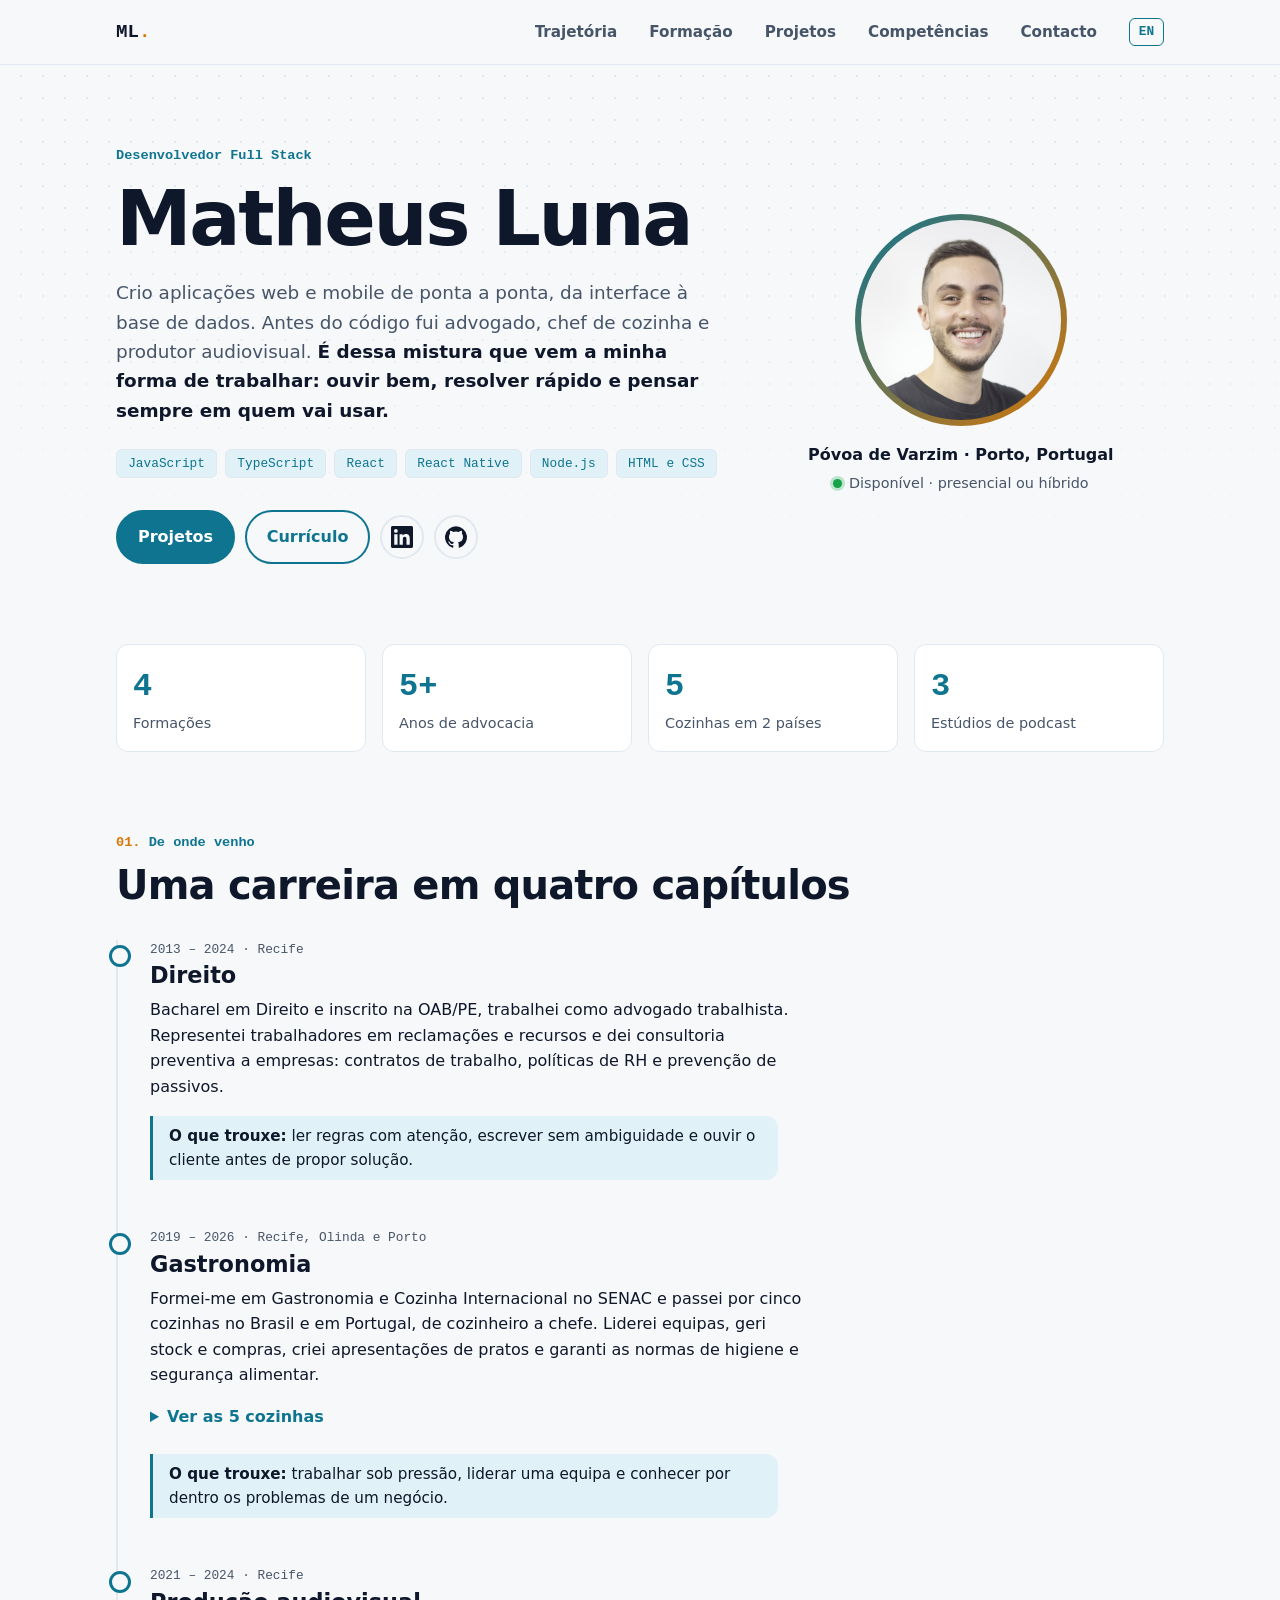
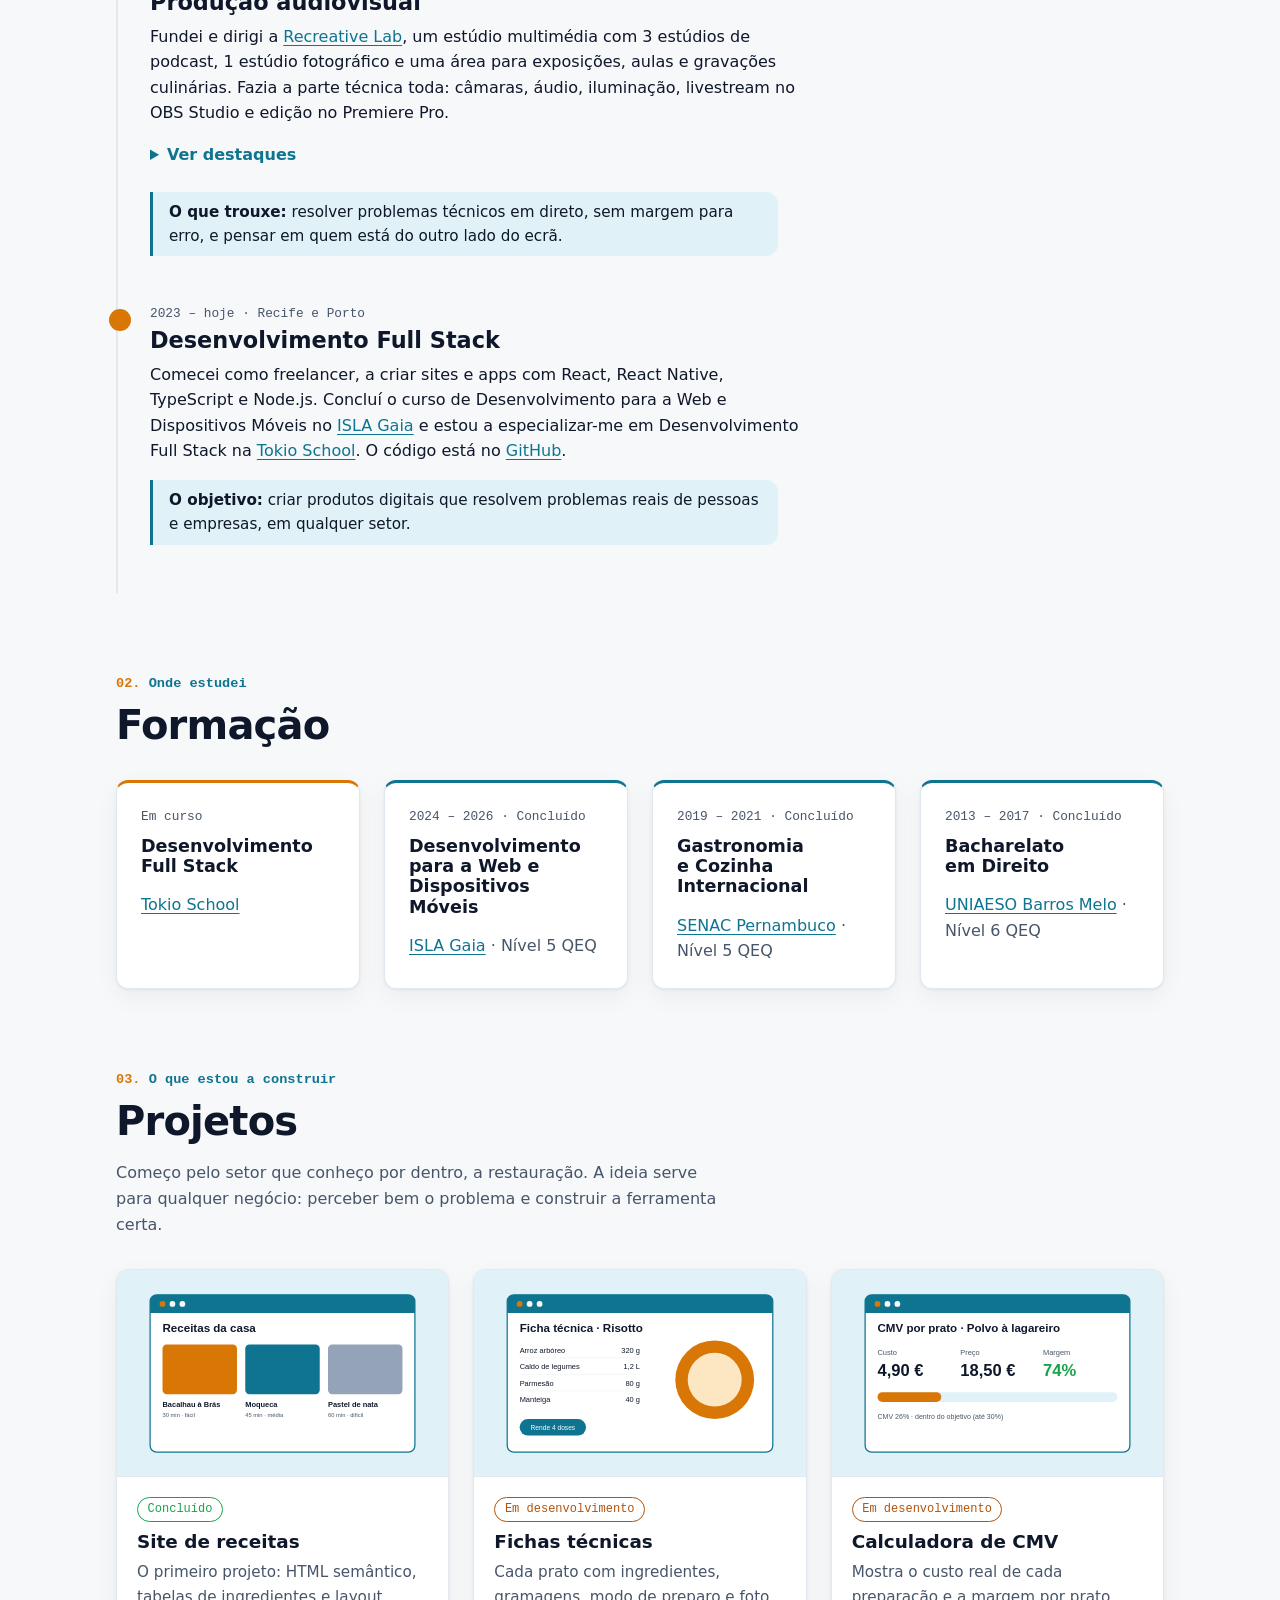
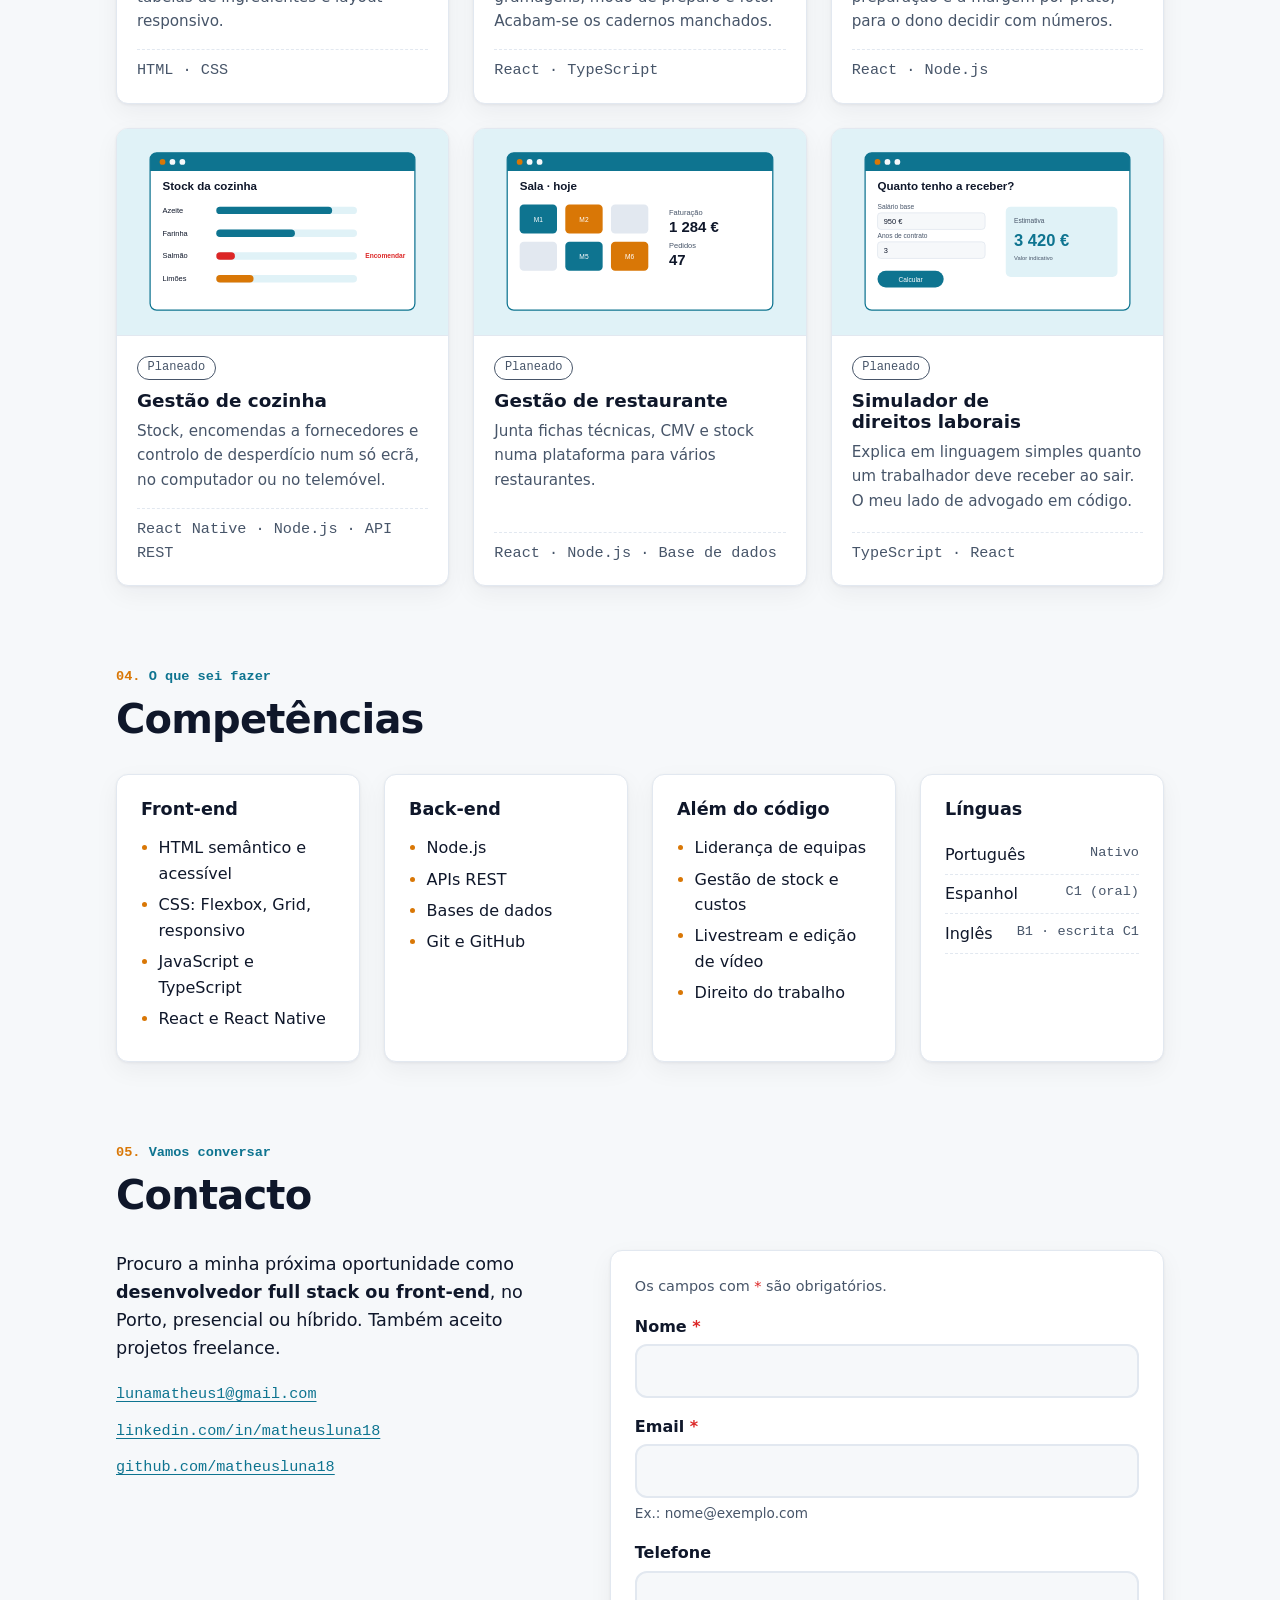
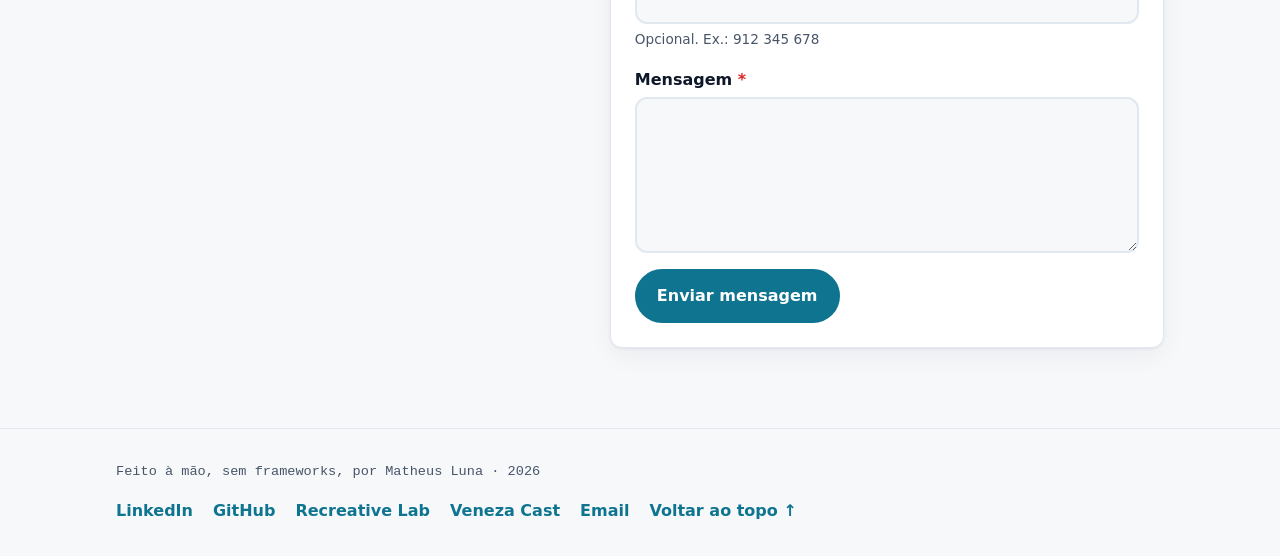
<file: index.html>
<!DOCTYPE html>
<html lang="pt">
<head>
  <meta charset="UTF-8">
  <meta name="viewport" content="width=device-width, initial-scale=1.0">
  <meta name="description" content="Matheus Luna, desenvolvedor full stack no Porto. Aplicações web e mobile com React, React Native, TypeScript e Node.js.">
  <title>Matheus Luna | Desenvolvedor Full Stack</title>

  <!-- Como o site aparece quando é partilhado (LinkedIn, WhatsApp...) -->
  <meta property="og:type" content="website">
  <meta property="og:locale" content="pt_PT">
  <meta property="og:title" content="Matheus Luna | Desenvolvedor Full Stack">
  <meta property="og:description" content="Desenvolvedor full stack no Porto. Crio aplicações web e mobile de ponta a ponta, da interface à base de dados, com React, React Native, TypeScript e Node.js.">
  <meta property="og:image" content="https://matheusluna18.github.io/img/perfil.jpg">

  <link rel="alternate" hreflang="pt" href="./">
  <link rel="alternate" hreflang="en" href="en/">
  <link rel="icon" href="img/favicon.svg" type="image/svg+xml">
  <link rel="stylesheet" href="style.css">
</head>
<body>

  <a class="saltar" href="#conteudo">Saltar para o conteúdo</a>

  <!-- ========== NAVEGAÇÃO ========== -->
  <header class="topo">
    <nav class="topo-nav container" aria-label="Principal">
      <a class="topo-logo" href="#inicio">ML<span>.</span></a>
      <ul class="topo-menu">
        <li><a href="#trajetoria">Trajetória</a></li>
        <li><a href="#formacao">Formação</a></li>
        <li><a href="#projetos">Projetos</a></li>
        <li><a href="#competencias">Competências</a></li>
        <li><a href="#contacto">Contacto</a></li>
      </ul>
      <a class="topo-lingua" href="en/" hreflang="en" lang="en" aria-label="Read in English">EN</a>
    </nav>
  </header>

  <main id="conteudo">

    <!-- ========== APRESENTAÇÃO ========== -->
    <section id="inicio" class="perfil container" aria-labelledby="titulo-perfil">
      <div class="perfil-texto">
        <p class="secao-pre">Desenvolvedor Full Stack</p>
        <h1 id="titulo-perfil" class="perfil-nome">Matheus Luna</h1>
        <p class="perfil-resumo">
          Crio aplicações web e mobile de ponta a ponta, da interface à base de dados.
          Antes do código fui advogado, chef de cozinha e produtor audiovisual.
          <strong>É dessa mistura que vem a minha forma de trabalhar: ouvir bem, resolver rápido
          e pensar sempre em quem vai usar.</strong>
        </p>

        <ul class="etiquetas" aria-label="Tecnologias que uso">
          <li class="etiqueta">JavaScript</li>
          <li class="etiqueta">TypeScript</li>
          <li class="etiqueta">React</li>
          <li class="etiqueta">React Native</li>
          <li class="etiqueta">Node.js</li>
          <li class="etiqueta">HTML e CSS</li>
        </ul>

        <div class="perfil-acoes">
          <a class="botao" href="#projetos">Projetos</a>
          <a class="botao botao-contorno" href="https://www.linkedin.com/in/matheusluna18/">Currículo</a>
          <a class="botao-icone" href="https://www.linkedin.com/in/matheusluna18/" aria-label="LinkedIn do Matheus Luna">
            <svg viewBox="0 0 24 24" width="22" height="22" aria-hidden="true" focusable="false">
              <path fill="currentColor" d="M20.45 20.45h-3.55v-5.57c0-1.33-.03-3.04-1.85-3.04-1.86 0-2.14 1.45-2.14 2.94v5.67H9.35V9h3.41v1.56h.05c.48-.9 1.64-1.85 3.37-1.85 3.6 0 4.27 2.37 4.27 5.46v6.28zM5.34 7.43a2.06 2.06 0 1 1 0-4.13 2.06 2.06 0 0 1 0 4.13zM7.12 20.45H3.56V9h3.56v11.45zM22.22 0H1.77C.79 0 0 .77 0 1.73v20.54C0 23.23.79 24 1.77 24h20.45c.98 0 1.78-.77 1.78-1.73V1.73C24 .77 23.2 0 22.22 0z"/>
            </svg>
          </a>
          <a class="botao-icone" href="https://github.com/matheusluna18" aria-label="GitHub do Matheus Luna">
            <svg viewBox="0 0 24 24" width="22" height="22" aria-hidden="true" focusable="false">
              <path fill="currentColor" d="M12 .3a12 12 0 0 0-3.8 23.38c.6.12.83-.26.83-.57v-2.23c-3.34.73-4.04-1.42-4.04-1.42-.55-1.39-1.33-1.76-1.33-1.76-1.09-.74.08-.73.08-.73 1.2.09 1.84 1.24 1.84 1.24 1.07 1.83 2.8 1.3 3.49 1 .1-.78.42-1.31.76-1.61-2.67-.3-5.47-1.33-5.47-5.93 0-1.31.47-2.38 1.24-3.22-.14-.3-.54-1.52.1-3.18 0 0 1-.32 3.3 1.23a11.5 11.5 0 0 1 6 0c2.28-1.55 3.29-1.23 3.29-1.23.64 1.66.24 2.88.12 3.18a4.65 4.65 0 0 1 1.23 3.22c0 4.61-2.8 5.63-5.48 5.92.42.36.81 1.1.81 2.22v3.29c0 .32.21.7.82.58A12 12 0 0 0 12 .3"/>
            </svg>
          </a>
        </div>
      </div>

      <figure class="perfil-figura">
        <div class="perfil-moldura">
          <img class="perfil-foto" src="img/perfil.jpg" width="200" height="200"
               alt="Matheus Luna a sorrir, de barba curta e t-shirt escura, num fundo claro">
        </div>
        <figcaption>
          <p class="perfil-local">Póvoa de Varzim · Porto, Portugal</p>
          <p class="perfil-disponivel ponto">Disponível · presencial ou híbrido</p>
        </figcaption>
      </figure>
    </section>

    <!-- ========== NÚMEROS ========== -->
    <section class="numeros container" aria-label="Resumo em números">
      <dl class="numeros-lista">
        <div class="numero">
          <dt>Formações</dt>
          <dd>4</dd>
        </div>
        <div class="numero">
          <dt>Anos de advocacia</dt>
          <dd>5+</dd>
        </div>
        <div class="numero">
          <dt>Cozinhas em 2 países</dt>
          <dd>5</dd>
        </div>
        <div class="numero">
          <dt>Estúdios de podcast</dt>
          <dd>3</dd>
        </div>
      </dl>
    </section>

    <!-- ========== TRAJETÓRIA ========== -->
    <section id="trajetoria" class="secao container" aria-labelledby="titulo-trajetoria">
      <p class="secao-pre">De onde venho</p>
      <h2 id="titulo-trajetoria" class="secao-titulo">Uma carreira em quatro capítulos</h2>

      <ol class="linha">
        <li class="linha-item">
          <p class="linha-data">2013 – 2024 · Recife</p>
          <h3 class="linha-titulo">Direito</h3>
          <p>
            Bacharel em Direito e inscrito na OAB/PE, trabalhei como advogado trabalhista.
            Representei trabalhadores em reclamações e recursos e dei consultoria preventiva
            a empresas: contratos de trabalho, políticas de RH e prevenção de passivos.
          </p>
          <p class="linha-licao"><strong>O que trouxe:</strong> ler regras com atenção, escrever sem ambiguidade e ouvir o cliente antes de propor solução.</p>
        </li>

        <li class="linha-item">
          <p class="linha-data">2019 – 2026 · Recife, Olinda e Porto</p>
          <h3 class="linha-titulo">Gastronomia</h3>
          <p>
            Formei-me em Gastronomia e Cozinha Internacional no SENAC e passei por cinco cozinhas
            no Brasil e em Portugal, de cozinheiro a chefe. Liderei equipas, geri stock e compras,
            criei apresentações de pratos e garanti as normas de higiene e segurança alimentar.
          </p>
          <details class="linha-detalhes">
            <summary>Ver as 5 cozinhas</summary>
            <ul class="lista">
              <li><a href="http://www.oficinadosabor.com/">Oficina do Sabor</a> · Olinda <span>Cozinheiro · 2019–2020</span></li>
              <li><a href="https://www.instagram.com/merakipoke/">Meraki Poke</a> · Olinda <span>Chefe de cozinha · 2020</span></li>
              <li><a href="https://www.instagram.com/arvorestaurante/">Arvo Restaurante</a> · Recife <span>Cozinheiro · 2020</span></li>
              <li>Agua Chill · Matosinhos <span>Cozinheiro · 2024</span></li>
              <li>Rua Tapas · Porto <span>Chefe de cozinha · 2024–2026</span></li>
            </ul>
          </details>
          <p class="linha-licao"><strong>O que trouxe:</strong> trabalhar sob pressão, liderar uma equipa e conhecer por dentro os problemas de um negócio.</p>
        </li>

        <li class="linha-item">
          <p class="linha-data">2021 – 2024 · Recife</p>
          <h3 class="linha-titulo">Produção audiovisual</h3>
          <p>
            Fundei e dirigi a <a href="https://www.recreativelab.com.br/">Recreative Lab</a>, um estúdio
            multimédia com 3 estúdios de podcast, 1 estúdio fotográfico e uma área para exposições,
            aulas e gravações culinárias. Fazia a parte técnica toda: câmaras, áudio, iluminação,
            livestream no OBS Studio e edição no Premiere Pro.
          </p>
          <details class="linha-detalhes">
            <summary>Ver destaques</summary>
            <ul class="lista">
              <li>Transmissões oficiais do Campeonato Pernambucano Feminino</li>
              <li>Jogos da Série D do futebol brasileiro, incluindo o Santa Cruz</li>
              <li>Três eventos internacionais da Confut</li>
              <li>
                <a href="https://www.youtube.com/@venezacast4166/featured">Veneza Cast</a>, o podcast
                que criei e apresentei para dar palco a artistas e empreendedores de Recife
              </li>
              <li>Podcasts, aulas e eventos para empresas</li>
            </ul>
          </details>
          <p class="linha-licao"><strong>O que trouxe:</strong> resolver problemas técnicos em direto, sem margem para erro, e pensar em quem está do outro lado do ecrã.</p>
        </li>

        <li class="linha-item linha-item-atual">
          <p class="linha-data">2023 – hoje · Recife e Porto</p>
          <h3 class="linha-titulo">Desenvolvimento Full Stack</h3>
          <p>
            Comecei como freelancer, a criar sites e apps com React, React Native, TypeScript e Node.js.
            Concluí o curso de Desenvolvimento para a Web e Dispositivos Móveis no
            <a href="https://www.islagaia.pt/pt/">ISLA Gaia</a> e estou a especializar-me em
            Desenvolvimento Full Stack na <a href="https://www.tokioschool.pt/">Tokio School</a>.
            O código está no <a href="https://github.com/matheusluna18">GitHub</a>.
          </p>
          <p class="linha-licao"><strong>O objetivo:</strong> criar produtos digitais que resolvem problemas reais de pessoas e empresas, em qualquer setor.</p>
        </li>
      </ol>
    </section>

    <!-- ========== FORMAÇÃO ========== -->
    <section id="formacao" class="secao container" aria-labelledby="titulo-formacao">
      <p class="secao-pre">Onde estudei</p>
      <h2 id="titulo-formacao" class="secao-titulo">Formação</h2>

      <ul class="formacao">
        <li class="cartao formacao-item formacao-item-atual">
          <p class="formacao-data">Em curso</p>
          <h3 class="cartao-titulo">Desenvolvimento Full Stack</h3>
          <p class="formacao-escola"><a href="https://www.tokioschool.pt/">Tokio School</a></p>
        </li>
        <li class="cartao formacao-item">
          <p class="formacao-data">2024 – 2026 · Concluído</p>
          <h3 class="cartao-titulo">Desenvolvimento para a Web e Dispositivos Móveis</h3>
          <p class="formacao-escola"><a href="https://www.islagaia.pt/pt/">ISLA Gaia</a> · Nível 5 QEQ</p>
        </li>
        <li class="cartao formacao-item">
          <p class="formacao-data">2019 – 2021 · Concluído</p>
          <h3 class="cartao-titulo">Gastronomia e Cozinha Internacional</h3>
          <p class="formacao-escola"><a href="https://www.pe.senac.br/">SENAC Pernambuco</a> · Nível 5 QEQ</p>
        </li>
        <li class="cartao formacao-item">
          <p class="formacao-data">2013 – 2017 · Concluído</p>
          <h3 class="cartao-titulo">Bacharelato em Direito</h3>
          <p class="formacao-escola"><a href="https://www.barrosmelo.edu.br/">UNIAESO Barros Melo</a> · Nível 6 QEQ</p>
        </li>
      </ul>
    </section>

    <!-- ========== PROJETOS ========== -->
    <section id="projetos" class="secao container" aria-labelledby="titulo-projetos">
      <p class="secao-pre">O que estou a construir</p>
      <h2 id="titulo-projetos" class="secao-titulo">Projetos</h2>
      <p class="secao-intro">
        Começo pelo setor que conheço por dentro, a restauração. A ideia serve para qualquer
        negócio: perceber bem o problema e construir a ferramenta certa.
      </p>

      <ul class="projetos">
        <li class="projeto">
          <img class="projeto-imagem" src="img/projetos/receitas.svg" width="800" height="500"
               alt="Página inicial do site de receitas, com uma grelha de pratos">
          <div class="projeto-corpo">
            <span class="estado estado-feito">Concluído</span>
            <h3 class="projeto-titulo">Site de receitas</h3>
            <p>O primeiro projeto: HTML semântico, tabelas de ingredientes e layout responsivo.</p>
            <p class="projeto-tec">HTML · CSS</p>
          </div>
        </li>

        <li class="projeto">
          <img class="projeto-imagem" src="img/projetos/fichas-tecnicas.svg" width="800" height="500"
               alt="Ficha técnica de um prato, com ingredientes, quantidades e foto do empratamento">
          <div class="projeto-corpo">
            <span class="estado estado-curso">Em desenvolvimento</span>
            <h3 class="projeto-titulo">Fichas técnicas</h3>
            <p>Cada prato com ingredientes, gramagens, modo de preparo e foto. Acabam-se os cadernos manchados.</p>
            <p class="projeto-tec">React · TypeScript</p>
          </div>
        </li>

        <li class="projeto">
          <img class="projeto-imagem" src="img/projetos/calculadora-cmv.svg" width="800" height="500"
               alt="Calculadora com o custo de cada ingrediente e a margem de lucro de um prato">
          <div class="projeto-corpo">
            <span class="estado estado-curso">Em desenvolvimento</span>
            <h3 class="projeto-titulo">Calculadora de CMV</h3>
            <p>Mostra o custo real de cada preparação e a margem por prato, para o dono decidir com números.</p>
            <p class="projeto-tec">React · Node.js</p>
          </div>
        </li>

        <li class="projeto">
          <img class="projeto-imagem" src="img/projetos/gestao-cozinha.svg" width="800" height="500"
               alt="Painel de stock de uma cozinha, com alertas de produtos em falta">
          <div class="projeto-corpo">
            <span class="estado estado-plano">Planeado</span>
            <h3 class="projeto-titulo">Gestão de cozinha</h3>
            <p>Stock, encomendas a fornecedores e controlo de desperdício num só ecrã, no computador ou no telemóvel.</p>
            <p class="projeto-tec">React Native · Node.js · API REST</p>
          </div>
        </li>

        <li class="projeto">
          <img class="projeto-imagem" src="img/projetos/gestao-restaurante.svg" width="800" height="500"
               alt="Painel de um restaurante com mesas, pedidos e faturação do dia">
          <div class="projeto-corpo">
            <span class="estado estado-plano">Planeado</span>
            <h3 class="projeto-titulo">Gestão de restaurante</h3>
            <p>Junta fichas técnicas, CMV e stock numa plataforma para vários restaurantes.</p>
            <p class="projeto-tec">React · Node.js · Base de dados</p>
          </div>
        </li>

        <li class="projeto">
          <img class="projeto-imagem" src="img/projetos/direitos-trabalho.svg" width="800" height="500"
               alt="Simulador que calcula os valores a receber no fim de um contrato de trabalho">
          <div class="projeto-corpo">
            <span class="estado estado-plano">Planeado</span>
            <h3 class="projeto-titulo">Simulador de direitos laborais</h3>
            <p>Explica em linguagem simples quanto um trabalhador deve receber ao sair. O meu lado de advogado em código.</p>
            <p class="projeto-tec">TypeScript · React</p>
          </div>
        </li>
      </ul>
    </section>

    <!-- ========== COMPETÊNCIAS ========== -->
    <section id="competencias" class="secao container" aria-labelledby="titulo-competencias">
      <p class="secao-pre">O que sei fazer</p>
      <h2 id="titulo-competencias" class="secao-titulo">Competências</h2>

      <div class="grupos">
        <div class="cartao">
          <h3 class="cartao-titulo">Front-end</h3>
          <ul class="lista">
            <li>HTML semântico e acessível</li>
            <li>CSS: Flexbox, Grid, responsivo</li>
            <li>JavaScript e TypeScript</li>
            <li>React e React Native</li>
          </ul>
        </div>

        <div class="cartao">
          <h3 class="cartao-titulo">Back-end</h3>
          <ul class="lista">
            <li>Node.js</li>
            <li>APIs REST</li>
            <li>Bases de dados</li>
            <li>Git e GitHub</li>
          </ul>
        </div>

        <div class="cartao">
          <h3 class="cartao-titulo">Além do código</h3>
          <ul class="lista">
            <li>Liderança de equipas</li>
            <li>Gestão de stock e custos</li>
            <li>Livestream e edição de vídeo</li>
            <li>Direito do trabalho</li>
          </ul>
        </div>

        <div class="cartao info">
          <h3 class="cartao-titulo">Línguas</h3>
          <dl class="info-lista">
            <div class="info-item">
              <dt>Português</dt>
              <dd>Nativo</dd>
            </div>
            <div class="info-item">
              <dt>Espanhol</dt>
              <dd>C1 (oral)</dd>
            </div>
            <div class="info-item">
              <dt>Inglês</dt>
              <dd>B1 · escrita C1</dd>
            </div>
          </dl>
        </div>
      </div>
    </section>

    <!-- ========== CONTACTO ========== -->
    <section id="contacto" class="secao container" aria-labelledby="titulo-contacto">
      <p class="secao-pre">Vamos conversar</p>
      <h2 id="titulo-contacto" class="secao-titulo">Contacto</h2>

      <div class="contacto">
        <div class="contacto-texto">
          <p>
            Procuro a minha próxima oportunidade como <strong>desenvolvedor full stack ou front-end</strong>,
            no Porto, presencial ou híbrido. Também aceito projetos freelance.
          </p>
          <ul class="lista-contacto">
            <li><a href="mailto:lunamatheus1@gmail.com">lunamatheus1@gmail.com</a></li>
            <li><a href="https://www.linkedin.com/in/matheusluna18/">linkedin.com/in/matheusluna18</a></li>
            <li><a href="https://github.com/matheusluna18">github.com/matheusluna18</a></li>
          </ul>
        </div>

        <form class="formulario cartao" action="#" method="post">
          <p class="nota">Os campos com <span class="obrigatorio">*</span> são obrigatórios.</p>

          <div class="campo">
            <label for="nome">Nome <span class="obrigatorio">*</span></label>
            <input type="text" id="nome" name="nome" autocomplete="name" required>
          </div>

          <div class="campo">
            <label for="email">Email <span class="obrigatorio">*</span></label>
            <input type="email" id="email" name="email" autocomplete="email"
                   aria-describedby="ajuda-email" required>
            <small id="ajuda-email" class="ajuda">Ex.: nome@exemplo.com</small>
          </div>

          <div class="campo">
            <label for="telefone">Telefone</label>
            <input type="tel" id="telefone" name="telefone" autocomplete="tel"
                   pattern="[0-9+ ]{9,15}" aria-describedby="ajuda-telefone">
            <small id="ajuda-telefone" class="ajuda">Opcional. Ex.: 912 345 678</small>
          </div>

          <div class="campo">
            <label for="mensagem">Mensagem <span class="obrigatorio">*</span></label>
            <textarea id="mensagem" name="mensagem" rows="5" minlength="10" required></textarea>
          </div>

          <button class="botao" type="submit">Enviar mensagem</button>
        </form>
      </div>
    </section>

  </main>

  <!-- ========== RODAPÉ ========== -->
  <footer class="rodape">
    <div class="container rodape-conteudo">
      <p class="rodape-texto">Feito à mão, sem frameworks, por Matheus Luna · 2026</p>
      <ul class="rodape-links">
        <li><a href="https://www.linkedin.com/in/matheusluna18/">LinkedIn</a></li>
        <li><a href="https://github.com/matheusluna18">GitHub</a></li>
        <li><a href="https://www.recreativelab.com.br/">Recreative Lab</a></li>
        <li><a href="https://www.youtube.com/@venezacast4166/featured">Veneza Cast</a></li>
        <li><a href="mailto:lunamatheus1@gmail.com">Email</a></li>
        <li><a href="#inicio">Voltar ao topo ↑</a></li>
      </ul>
    </div>
  </footer>

</body>
</html>
</file>
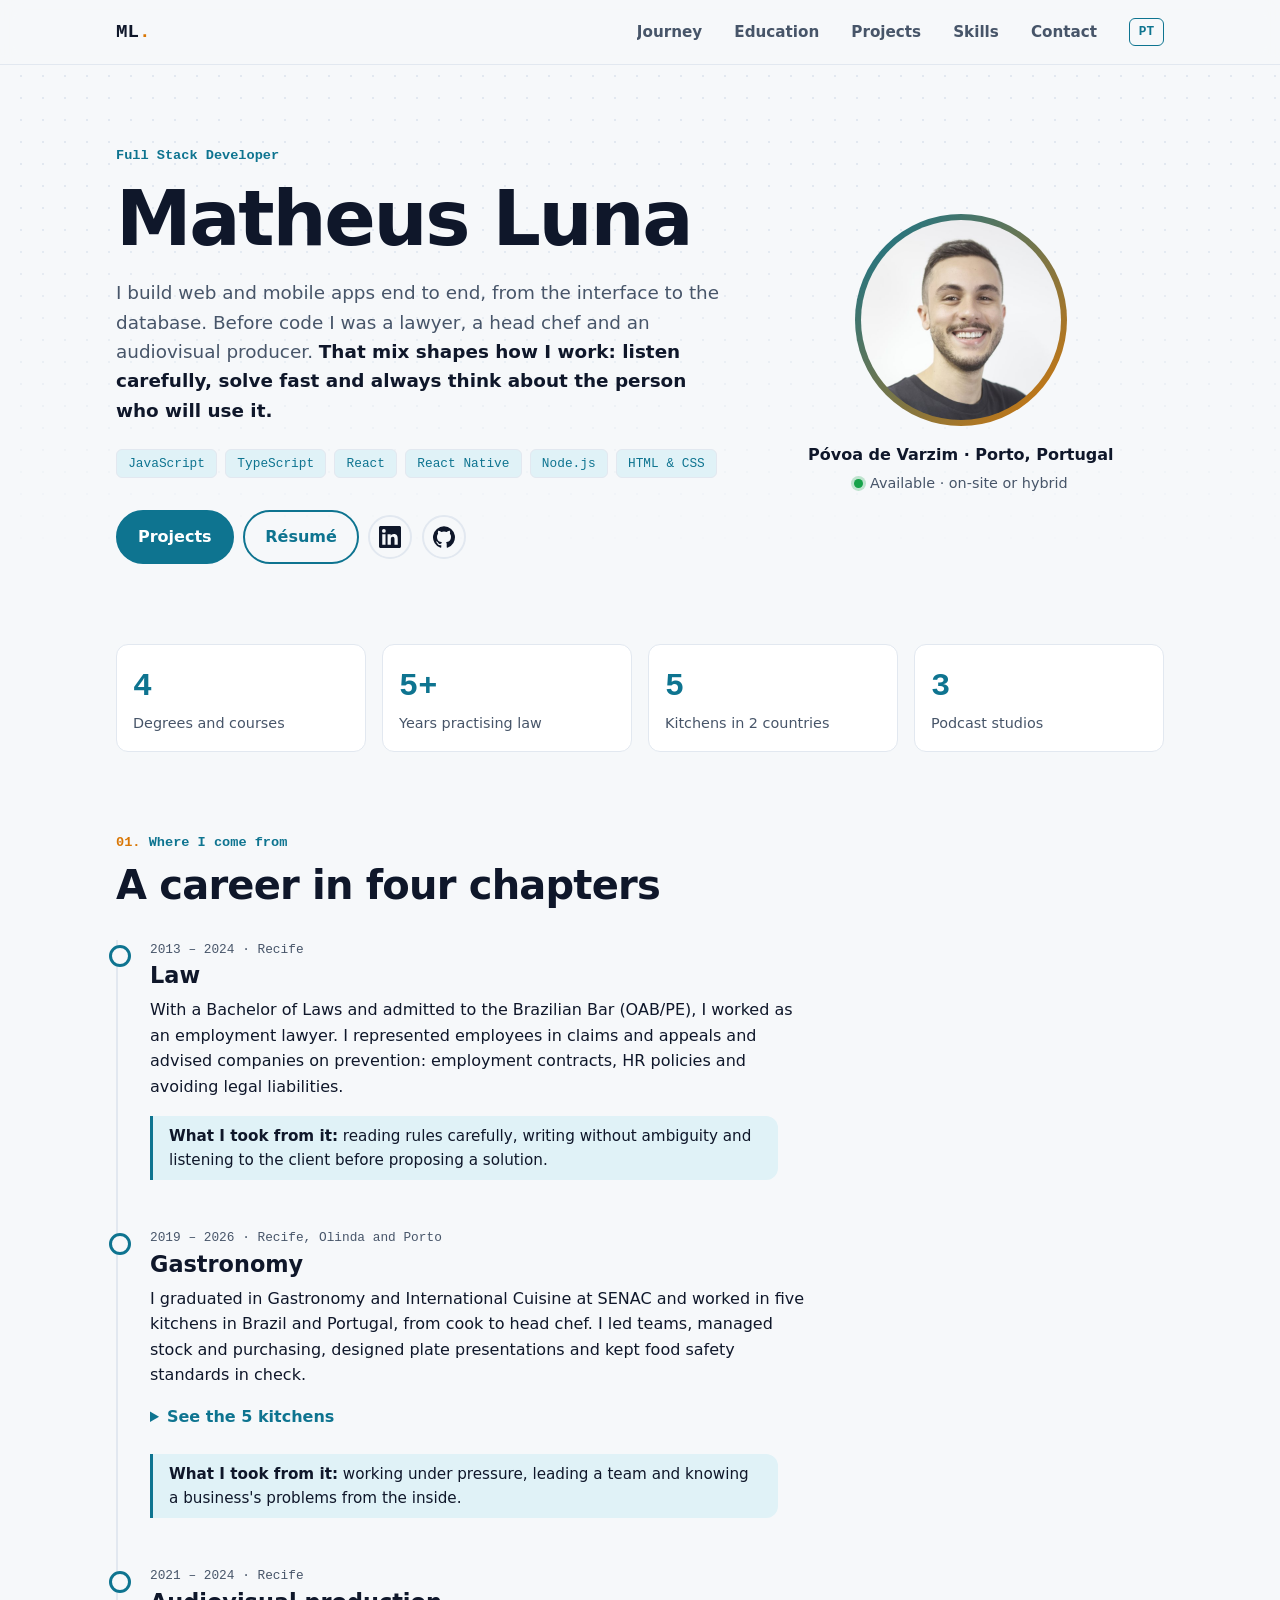
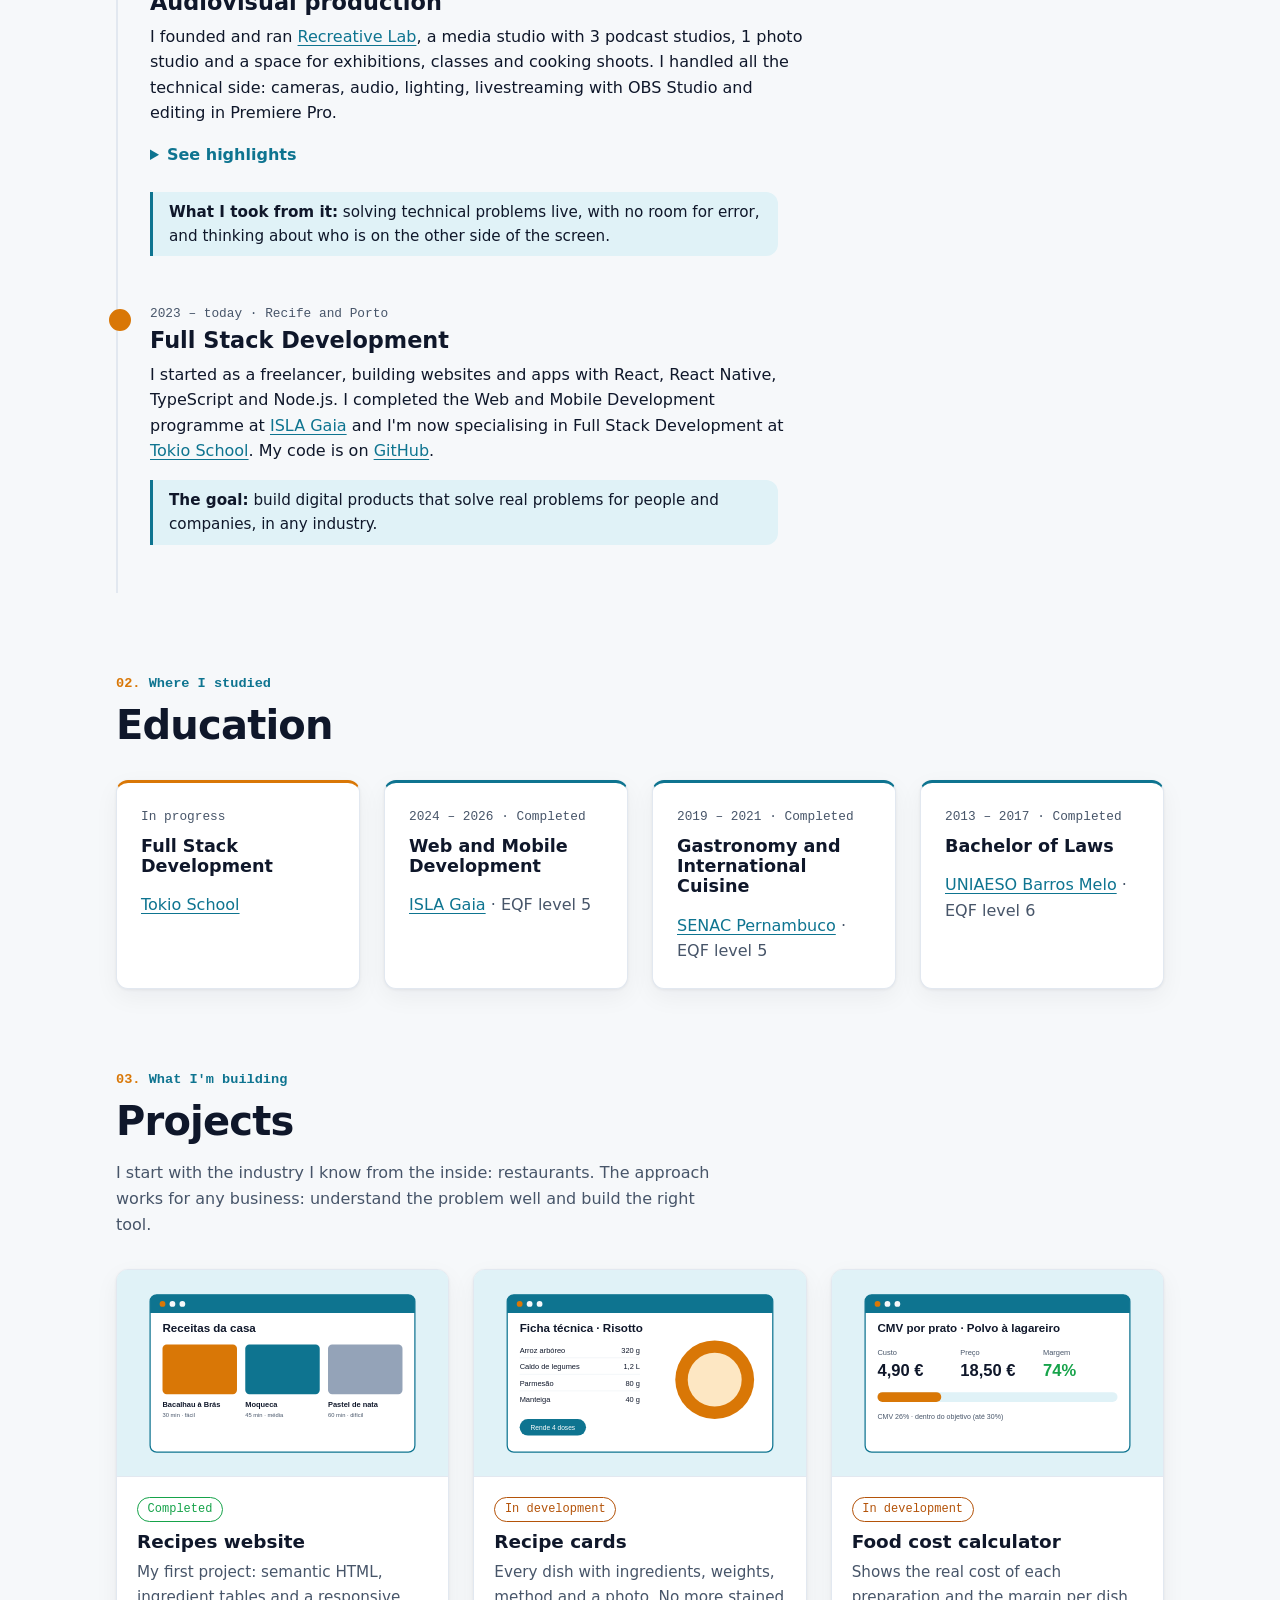
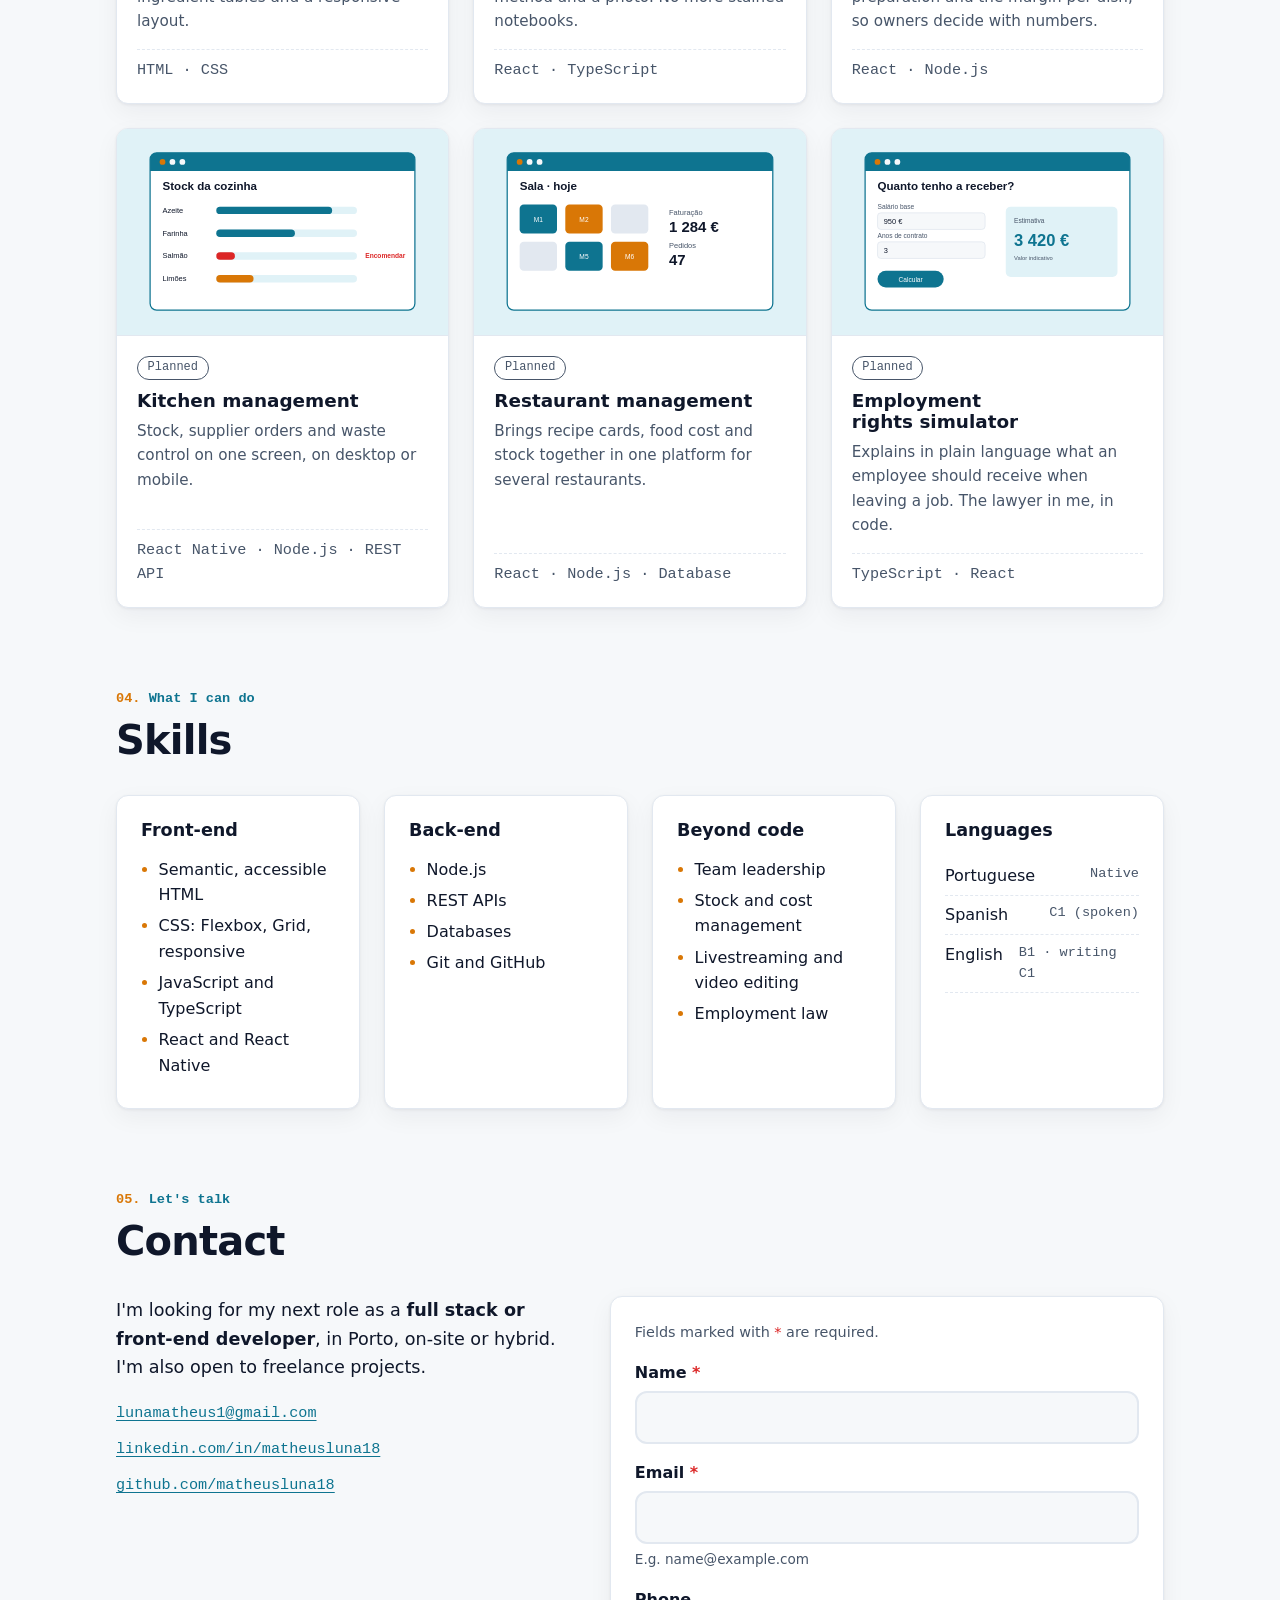
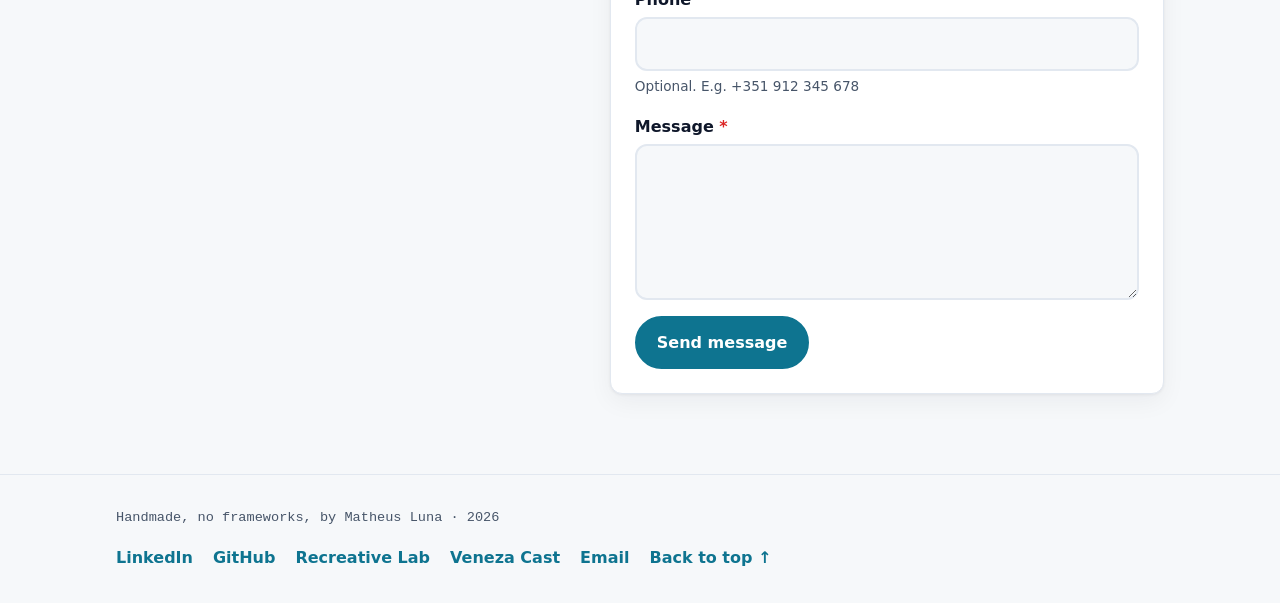
<file: en/index.html>
<!DOCTYPE html>
<html lang="en">
<head>
  <meta charset="UTF-8">
  <meta name="viewport" content="width=device-width, initial-scale=1.0">
  <meta name="description" content="Matheus Luna, full stack developer in Porto. Web and mobile apps with React, React Native, TypeScript and Node.js.">
  <title>Matheus Luna | Full Stack Developer</title>

  <!-- How the site looks when shared (LinkedIn, WhatsApp...) -->
  <meta property="og:type" content="website">
  <meta property="og:locale" content="en_GB">
  <meta property="og:title" content="Matheus Luna | Full Stack Developer">
  <meta property="og:description" content="Full stack developer in Porto. I build web and mobile apps end to end, from the interface to the database, with React, React Native, TypeScript and Node.js.">
  <meta property="og:image" content="https://matheusluna18.github.io/img/perfil.jpg">

  <link rel="alternate" hreflang="pt" href="../">
  <link rel="alternate" hreflang="en" href="./">
  <link rel="icon" href="../img/favicon.svg" type="image/svg+xml">
  <link rel="stylesheet" href="../style.css">
</head>
<body>

  <a class="saltar" href="#conteudo">Skip to content</a>

  <!-- ========== NAVIGATION ========== -->
  <header class="topo">
    <nav class="topo-nav container" aria-label="Main">
      <a class="topo-logo" href="#inicio">ML<span>.</span></a>
      <ul class="topo-menu">
        <li><a href="#trajetoria">Journey</a></li>
        <li><a href="#formacao">Education</a></li>
        <li><a href="#projetos">Projects</a></li>
        <li><a href="#competencias">Skills</a></li>
        <li><a href="#contacto">Contact</a></li>
      </ul>
      <a class="topo-lingua" href="../" hreflang="pt" lang="pt" aria-label="Ler em português">PT</a>
    </nav>
  </header>

  <main id="conteudo">

    <!-- ========== INTRO ========== -->
    <section id="inicio" class="perfil container" aria-labelledby="titulo-perfil">
      <div class="perfil-texto">
        <p class="secao-pre">Full Stack Developer</p>
        <h1 id="titulo-perfil" class="perfil-nome">Matheus Luna</h1>
        <p class="perfil-resumo">
          I build web and mobile apps end to end, from the interface to the database.
          Before code I was a lawyer, a head chef and an audiovisual producer.
          <strong>That mix shapes how I work: listen carefully, solve fast and always think
          about the person who will use it.</strong>
        </p>

        <ul class="etiquetas" aria-label="Technologies I use">
          <li class="etiqueta">JavaScript</li>
          <li class="etiqueta">TypeScript</li>
          <li class="etiqueta">React</li>
          <li class="etiqueta">React Native</li>
          <li class="etiqueta">Node.js</li>
          <li class="etiqueta">HTML &amp; CSS</li>
        </ul>

        <div class="perfil-acoes">
          <a class="botao" href="#projetos">Projects</a>
          <a class="botao botao-contorno" href="https://www.linkedin.com/in/matheusluna18/">Résumé</a>
          <a class="botao-icone" href="https://www.linkedin.com/in/matheusluna18/" aria-label="Matheus Luna on LinkedIn">
            <svg viewBox="0 0 24 24" width="22" height="22" aria-hidden="true" focusable="false">
              <path fill="currentColor" d="M20.45 20.45h-3.55v-5.57c0-1.33-.03-3.04-1.85-3.04-1.86 0-2.14 1.45-2.14 2.94v5.67H9.35V9h3.41v1.56h.05c.48-.9 1.64-1.85 3.37-1.85 3.6 0 4.27 2.37 4.27 5.46v6.28zM5.34 7.43a2.06 2.06 0 1 1 0-4.13 2.06 2.06 0 0 1 0 4.13zM7.12 20.45H3.56V9h3.56v11.45zM22.22 0H1.77C.79 0 0 .77 0 1.73v20.54C0 23.23.79 24 1.77 24h20.45c.98 0 1.78-.77 1.78-1.73V1.73C24 .77 23.2 0 22.22 0z"/>
            </svg>
          </a>
          <a class="botao-icone" href="https://github.com/matheusluna18" aria-label="Matheus Luna on GitHub">
            <svg viewBox="0 0 24 24" width="22" height="22" aria-hidden="true" focusable="false">
              <path fill="currentColor" d="M12 .3a12 12 0 0 0-3.8 23.38c.6.12.83-.26.83-.57v-2.23c-3.34.73-4.04-1.42-4.04-1.42-.55-1.39-1.33-1.76-1.33-1.76-1.09-.74.08-.73.08-.73 1.2.09 1.84 1.24 1.84 1.24 1.07 1.83 2.8 1.3 3.49 1 .1-.78.42-1.31.76-1.61-2.67-.3-5.47-1.33-5.47-5.93 0-1.31.47-2.38 1.24-3.22-.14-.3-.54-1.52.1-3.18 0 0 1-.32 3.3 1.23a11.5 11.5 0 0 1 6 0c2.28-1.55 3.29-1.23 3.29-1.23.64 1.66.24 2.88.12 3.18a4.65 4.65 0 0 1 1.23 3.22c0 4.61-2.8 5.63-5.48 5.92.42.36.81 1.1.81 2.22v3.29c0 .32.21.7.82.58A12 12 0 0 0 12 .3"/>
            </svg>
          </a>
        </div>
      </div>

      <figure class="perfil-figura">
        <div class="perfil-moldura">
          <img class="perfil-foto" src="../img/perfil.jpg" width="200" height="200"
               alt="Matheus Luna smiling, with a short beard and a dark t-shirt, on a light background">
        </div>
        <figcaption>
          <p class="perfil-local">Póvoa de Varzim · Porto, Portugal</p>
          <p class="perfil-disponivel ponto">Available · on-site or hybrid</p>
        </figcaption>
      </figure>
    </section>

    <!-- ========== NUMBERS ========== -->
    <section class="numeros container" aria-label="Summary in numbers">
      <dl class="numeros-lista">
        <div class="numero">
          <dt>Degrees and courses</dt>
          <dd>4</dd>
        </div>
        <div class="numero">
          <dt>Years practising law</dt>
          <dd>5+</dd>
        </div>
        <div class="numero">
          <dt>Kitchens in 2 countries</dt>
          <dd>5</dd>
        </div>
        <div class="numero">
          <dt>Podcast studios</dt>
          <dd>3</dd>
        </div>
      </dl>
    </section>

    <!-- ========== JOURNEY ========== -->
    <section id="trajetoria" class="secao container" aria-labelledby="titulo-trajetoria">
      <p class="secao-pre">Where I come from</p>
      <h2 id="titulo-trajetoria" class="secao-titulo">A career in four chapters</h2>

      <ol class="linha">
        <li class="linha-item">
          <p class="linha-data">2013 – 2024 · Recife</p>
          <h3 class="linha-titulo">Law</h3>
          <p>
            With a Bachelor of Laws and admitted to the Brazilian Bar (OAB/PE), I worked as an
            employment lawyer. I represented employees in claims and appeals and advised companies
            on prevention: employment contracts, HR policies and avoiding legal liabilities.
          </p>
          <p class="linha-licao"><strong>What I took from it:</strong> reading rules carefully, writing without ambiguity and listening to the client before proposing a solution.</p>
        </li>

        <li class="linha-item">
          <p class="linha-data">2019 – 2026 · Recife, Olinda and Porto</p>
          <h3 class="linha-titulo">Gastronomy</h3>
          <p>
            I graduated in Gastronomy and International Cuisine at SENAC and worked in five kitchens
            in Brazil and Portugal, from cook to head chef. I led teams, managed stock and purchasing,
            designed plate presentations and kept food safety standards in check.
          </p>
          <details class="linha-detalhes">
            <summary>See the 5 kitchens</summary>
            <ul class="lista">
              <li><a href="http://www.oficinadosabor.com/">Oficina do Sabor</a> · Olinda <span>Cook · 2019–2020</span></li>
              <li><a href="https://www.instagram.com/merakipoke/">Meraki Poke</a> · Olinda <span>Head chef · 2020</span></li>
              <li><a href="https://www.instagram.com/arvorestaurante/">Arvo Restaurante</a> · Recife <span>Cook · 2020</span></li>
              <li>Agua Chill · Matosinhos <span>Cook · 2024</span></li>
              <li>Rua Tapas · Porto <span>Head chef · 2024–2026</span></li>
            </ul>
          </details>
          <p class="linha-licao"><strong>What I took from it:</strong> working under pressure, leading a team and knowing a business's problems from the inside.</p>
        </li>

        <li class="linha-item">
          <p class="linha-data">2021 – 2024 · Recife</p>
          <h3 class="linha-titulo">Audiovisual production</h3>
          <p>
            I founded and ran <a href="https://www.recreativelab.com.br/">Recreative Lab</a>, a media
            studio with 3 podcast studios, 1 photo studio and a space for exhibitions, classes and
            cooking shoots. I handled all the technical side: cameras, audio, lighting, livestreaming
            with OBS Studio and editing in Premiere Pro.
          </p>
          <details class="linha-detalhes">
            <summary>See highlights</summary>
            <ul class="lista">
              <li>Official broadcasts of the Pernambuco Women's Football Championship</li>
              <li>Brazilian Série D matches, including Santa Cruz</li>
              <li>Three international Confut events</li>
              <li>
                <a href="https://www.youtube.com/@venezacast4166/featured">Veneza Cast</a>, the podcast
                I created and hosted to give a stage to artists and entrepreneurs from Recife
              </li>
              <li>Podcasts, classes and events for companies</li>
            </ul>
          </details>
          <p class="linha-licao"><strong>What I took from it:</strong> solving technical problems live, with no room for error, and thinking about who is on the other side of the screen.</p>
        </li>

        <li class="linha-item linha-item-atual">
          <p class="linha-data">2023 – today · Recife and Porto</p>
          <h3 class="linha-titulo">Full Stack Development</h3>
          <p>
            I started as a freelancer, building websites and apps with React, React Native, TypeScript and Node.js.
            I completed the Web and Mobile Development programme at
            <a href="https://www.islagaia.pt/pt/">ISLA Gaia</a> and I'm now specialising in
            Full Stack Development at <a href="https://www.tokioschool.pt/">Tokio School</a>.
            My code is on <a href="https://github.com/matheusluna18">GitHub</a>.
          </p>
          <p class="linha-licao"><strong>The goal:</strong> build digital products that solve real problems for people and companies, in any industry.</p>
        </li>
      </ol>
    </section>

    <!-- ========== EDUCATION ========== -->
    <section id="formacao" class="secao container" aria-labelledby="titulo-formacao">
      <p class="secao-pre">Where I studied</p>
      <h2 id="titulo-formacao" class="secao-titulo">Education</h2>

      <ul class="formacao">
        <li class="cartao formacao-item formacao-item-atual">
          <p class="formacao-data">In progress</p>
          <h3 class="cartao-titulo">Full Stack Development</h3>
          <p class="formacao-escola"><a href="https://www.tokioschool.pt/">Tokio School</a></p>
        </li>
        <li class="cartao formacao-item">
          <p class="formacao-data">2024 – 2026 · Completed</p>
          <h3 class="cartao-titulo">Web and Mobile Development</h3>
          <p class="formacao-escola"><a href="https://www.islagaia.pt/pt/">ISLA Gaia</a> · EQF level 5</p>
        </li>
        <li class="cartao formacao-item">
          <p class="formacao-data">2019 – 2021 · Completed</p>
          <h3 class="cartao-titulo">Gastronomy and International Cuisine</h3>
          <p class="formacao-escola"><a href="https://www.pe.senac.br/">SENAC Pernambuco</a> · EQF level 5</p>
        </li>
        <li class="cartao formacao-item">
          <p class="formacao-data">2013 – 2017 · Completed</p>
          <h3 class="cartao-titulo">Bachelor of Laws</h3>
          <p class="formacao-escola"><a href="https://www.barrosmelo.edu.br/">UNIAESO Barros Melo</a> · EQF level 6</p>
        </li>
      </ul>
    </section>

    <!-- ========== PROJECTS ========== -->
    <section id="projetos" class="secao container" aria-labelledby="titulo-projetos">
      <p class="secao-pre">What I'm building</p>
      <h2 id="titulo-projetos" class="secao-titulo">Projects</h2>
      <p class="secao-intro">
        I start with the industry I know from the inside: restaurants. The approach works for any
        business: understand the problem well and build the right tool.
      </p>

      <ul class="projetos">
        <li class="projeto">
          <img class="projeto-imagem" src="../img/projetos/receitas.svg" width="800" height="500"
               alt="Home page of the recipes website, with a grid of dishes">
          <div class="projeto-corpo">
            <span class="estado estado-feito">Completed</span>
            <h3 class="projeto-titulo">Recipes website</h3>
            <p>My first project: semantic HTML, ingredient tables and a responsive layout.</p>
            <p class="projeto-tec">HTML · CSS</p>
          </div>
        </li>

        <li class="projeto">
          <img class="projeto-imagem" src="../img/projetos/fichas-tecnicas.svg" width="800" height="500"
               alt="Recipe card for a dish, with ingredients, quantities and a photo of the plating">
          <div class="projeto-corpo">
            <span class="estado estado-curso">In development</span>
            <h3 class="projeto-titulo">Recipe cards</h3>
            <p>Every dish with ingredients, weights, method and a photo. No more stained notebooks.</p>
            <p class="projeto-tec">React · TypeScript</p>
          </div>
        </li>

        <li class="projeto">
          <img class="projeto-imagem" src="../img/projetos/calculadora-cmv.svg" width="800" height="500"
               alt="Calculator showing the cost of each ingredient and the profit margin of a dish">
          <div class="projeto-corpo">
            <span class="estado estado-curso">In development</span>
            <h3 class="projeto-titulo">Food cost calculator</h3>
            <p>Shows the real cost of each preparation and the margin per dish, so owners decide with numbers.</p>
            <p class="projeto-tec">React · Node.js</p>
          </div>
        </li>

        <li class="projeto">
          <img class="projeto-imagem" src="../img/projetos/gestao-cozinha.svg" width="800" height="500"
               alt="Kitchen stock dashboard, with alerts for items running low">
          <div class="projeto-corpo">
            <span class="estado estado-plano">Planned</span>
            <h3 class="projeto-titulo">Kitchen management</h3>
            <p>Stock, supplier orders and waste control on one screen, on desktop or mobile.</p>
            <p class="projeto-tec">React Native · Node.js · REST API</p>
          </div>
        </li>

        <li class="projeto">
          <img class="projeto-imagem" src="../img/projetos/gestao-restaurante.svg" width="800" height="500"
               alt="Restaurant dashboard with tables, orders and today's revenue">
          <div class="projeto-corpo">
            <span class="estado estado-plano">Planned</span>
            <h3 class="projeto-titulo">Restaurant management</h3>
            <p>Brings recipe cards, food cost and stock together in one platform for several restaurants.</p>
            <p class="projeto-tec">React · Node.js · Database</p>
          </div>
        </li>

        <li class="projeto">
          <img class="projeto-imagem" src="../img/projetos/direitos-trabalho.svg" width="800" height="500"
               alt="Simulator that calculates what an employee is owed at the end of a contract">
          <div class="projeto-corpo">
            <span class="estado estado-plano">Planned</span>
            <h3 class="projeto-titulo">Employment rights simulator</h3>
            <p>Explains in plain language what an employee should receive when leaving a job. The lawyer in me, in code.</p>
            <p class="projeto-tec">TypeScript · React</p>
          </div>
        </li>
      </ul>
    </section>

    <!-- ========== SKILLS ========== -->
    <section id="competencias" class="secao container" aria-labelledby="titulo-competencias">
      <p class="secao-pre">What I can do</p>
      <h2 id="titulo-competencias" class="secao-titulo">Skills</h2>

      <div class="grupos">
        <div class="cartao">
          <h3 class="cartao-titulo">Front-end</h3>
          <ul class="lista">
            <li>Semantic, accessible HTML</li>
            <li>CSS: Flexbox, Grid, responsive</li>
            <li>JavaScript and TypeScript</li>
            <li>React and React Native</li>
          </ul>
        </div>

        <div class="cartao">
          <h3 class="cartao-titulo">Back-end</h3>
          <ul class="lista">
            <li>Node.js</li>
            <li>REST APIs</li>
            <li>Databases</li>
            <li>Git and GitHub</li>
          </ul>
        </div>

        <div class="cartao">
          <h3 class="cartao-titulo">Beyond code</h3>
          <ul class="lista">
            <li>Team leadership</li>
            <li>Stock and cost management</li>
            <li>Livestreaming and video editing</li>
            <li>Employment law</li>
          </ul>
        </div>

        <div class="cartao info">
          <h3 class="cartao-titulo">Languages</h3>
          <dl class="info-lista">
            <div class="info-item">
              <dt>Portuguese</dt>
              <dd>Native</dd>
            </div>
            <div class="info-item">
              <dt>Spanish</dt>
              <dd>C1 (spoken)</dd>
            </div>
            <div class="info-item">
              <dt>English</dt>
              <dd>B1 · writing C1</dd>
            </div>
          </dl>
        </div>
      </div>
    </section>

    <!-- ========== CONTACT ========== -->
    <section id="contacto" class="secao container" aria-labelledby="titulo-contacto">
      <p class="secao-pre">Let's talk</p>
      <h2 id="titulo-contacto" class="secao-titulo">Contact</h2>

      <div class="contacto">
        <div class="contacto-texto">
          <p>
            I'm looking for my next role as a <strong>full stack or front-end developer</strong>,
            in Porto, on-site or hybrid. I'm also open to freelance projects.
          </p>
          <ul class="lista-contacto">
            <li><a href="mailto:lunamatheus1@gmail.com">lunamatheus1@gmail.com</a></li>
            <li><a href="https://www.linkedin.com/in/matheusluna18/">linkedin.com/in/matheusluna18</a></li>
            <li><a href="https://github.com/matheusluna18">github.com/matheusluna18</a></li>
          </ul>
        </div>

        <form class="formulario cartao" action="#" method="post">
          <p class="nota">Fields marked with <span class="obrigatorio">*</span> are required.</p>

          <div class="campo">
            <label for="nome">Name <span class="obrigatorio">*</span></label>
            <input type="text" id="nome" name="nome" autocomplete="name" required>
          </div>

          <div class="campo">
            <label for="email">Email <span class="obrigatorio">*</span></label>
            <input type="email" id="email" name="email" autocomplete="email"
                   aria-describedby="ajuda-email" required>
            <small id="ajuda-email" class="ajuda">E.g. name@example.com</small>
          </div>

          <div class="campo">
            <label for="telefone">Phone</label>
            <input type="tel" id="telefone" name="telefone" autocomplete="tel"
                   pattern="[0-9+ ]{9,15}" aria-describedby="ajuda-telefone">
            <small id="ajuda-telefone" class="ajuda">Optional. E.g. +351 912 345 678</small>
          </div>

          <div class="campo">
            <label for="mensagem">Message <span class="obrigatorio">*</span></label>
            <textarea id="mensagem" name="mensagem" rows="5" minlength="10" required></textarea>
          </div>

          <button class="botao" type="submit">Send message</button>
        </form>
      </div>
    </section>

  </main>

  <!-- ========== FOOTER ========== -->
  <footer class="rodape">
    <div class="container rodape-conteudo">
      <p class="rodape-texto">Handmade, no frameworks, by Matheus Luna · 2026</p>
      <ul class="rodape-links">
        <li><a href="https://www.linkedin.com/in/matheusluna18/">LinkedIn</a></li>
        <li><a href="https://github.com/matheusluna18">GitHub</a></li>
        <li><a href="https://www.recreativelab.com.br/">Recreative Lab</a></li>
        <li><a href="https://www.youtube.com/@venezacast4166/featured">Veneza Cast</a></li>
        <li><a href="mailto:lunamatheus1@gmail.com">Email</a></li>
        <li><a href="#inicio">Back to top ↑</a></li>
      </ul>
    </div>
  </footer>

</body>
</html>
</file>
<file: style.css>
/* ==========================================
   Portfólio - Matheus Luna
   Tarefa 9: Boas Práticas em HTML e CSS

   1. Variáveis
   2. Base
   3. Acessibilidade
   4. Peças reutilizáveis
   5. Navegação
   6. Apresentação (perfil)
   7. Números
   8. Trajetória e formação
   9. Projetos
   10. Competências
   11. Contacto e formulário
   12. Rodapé
   13. Ecrãs maiores
   14. Impressão
   ========================================== */


/* 1. Variáveis ----------------------------- */
:root {
  /* Cores: azul-petróleo (tecnologia) + âmbar (o lado da cozinha) */
  --cor-primaria: #0e7490;
  --cor-primaria-escura: #155e75;
  --cor-primaria-clara: #e0f2f7;
  --cor-sobre-primaria: #ffffff; /* texto em cima da cor primária */
  --cor-destaque: #d97706;
  --cor-texto: #0f172a;
  --cor-suave: #475569;
  --cor-fundo: #f6f8fa;
  --cor-cartao: #ffffff;
  --cor-borda: #e2e8f0;
  --cor-erro: #dc2626;
  --cor-sucesso: #16a34a;
  --cor-aviso: #b45309;

  /* Tipografia */
  --fonte-texto: system-ui, -apple-system, "Segoe UI", sans-serif;
  --fonte-mono: ui-monospace, "Cascadia Code", "SF Mono", Consolas, monospace;

  /* Espaçamentos (múltiplos da mesma base) */
  --espacamento: 1rem;
  --espaco-p: calc(var(--espacamento) * 0.5);
  --espaco-m: calc(var(--espacamento) * 1.5);
  --espaco-g: calc(var(--espacamento) * 2);
  --espaco-xg: calc(var(--espacamento) * 5);

  /* Outros */
  --raio: 12px;
  --sombra: 0 1px 3px rgba(15, 23, 42, 0.06), 0 8px 24px rgba(15, 23, 42, 0.05);
  --sombra-forte: 0 12px 32px rgba(15, 23, 42, 0.12);
  --largura-max: 1080px;
  --altura-topo: 64px;
}

/* Modo escuro: só mudam as cores */
@media (prefers-color-scheme: dark) {
  :root {
    --cor-primaria: #22d3ee;
    --cor-primaria-escura: #67e8f9;
    --cor-primaria-clara: #0f2a33;
    --cor-sobre-primaria: #0b1120;
    --cor-destaque: #fbbf24;
    --cor-texto: #e2e8f0;
    --cor-suave: #94a3b8;
    --cor-fundo: #0b1120;
    --cor-cartao: #111a2e;
    --cor-borda: #1e293b;
    --cor-erro: #f87171;
    --cor-sucesso: #4ade80;
    --cor-aviso: #fbbf24;
    --sombra: none;
    --sombra-forte: 0 12px 32px rgba(0, 0, 0, 0.4);
  }
}


/* 2. Base ---------------------------------- */
* {
  box-sizing: border-box;
}

html {
  scroll-behavior: smooth;
  /* As âncoras não ficam escondidas atrás do menu fixo */
  scroll-padding-top: var(--altura-topo);
}

body {
  margin: 0;
  font-family: var(--fonte-texto);
  line-height: 1.6;
  color: var(--cor-texto);
  background: var(--cor-fundo);
}

h1,
h2,
h3 {
  margin: 0;
  line-height: 1.15;
  text-wrap: balance;
}

p {
  margin: 0 0 var(--espacamento);
}

/* Corta o fundo de pontos da apresentação, que sai para os lados */
main {
  overflow-x: clip;
}

img {
  display: block;
  max-width: 100%;
  height: auto;
}

a {
  color: var(--cor-primaria);
  text-underline-offset: 3px;
}

a:hover {
  color: var(--cor-primaria-escura);
}

::selection {
  color: var(--cor-sobre-primaria);
  background: var(--cor-primaria);
}


/* 3. Acessibilidade ------------------------ */
:focus-visible {
  outline: 3px solid var(--cor-destaque);
  outline-offset: 3px;
}

.saltar {
  position: absolute;
  top: -100px;
  left: var(--espacamento);
  z-index: 100;
  padding: var(--espaco-p) var(--espacamento);
  color: var(--cor-sobre-primaria);
  background: var(--cor-primaria);
  border-radius: var(--raio);
}

.saltar:focus {
  top: var(--espacamento);
}

@media (prefers-reduced-motion: reduce) {
  html {
    scroll-behavior: auto;
  }

  * {
    animation: none !important;
    transition: none !important;
  }
}


/* 4. Peças reutilizáveis ------------------- */
.container {
  width: 100%;
  max-width: var(--largura-max);
  margin: 0 auto;
  padding: 0 var(--espacamento);
}

.secao {
  padding-top: var(--espaco-xg);
  counter-increment: secao;
}

.secao-pre {
  margin-bottom: var(--espaco-p);
  font-family: var(--fonte-mono);
  font-size: 0.85rem;
  font-weight: 600;
  color: var(--cor-primaria);
}

/* Numeração automática das secções: 01, 02, 03... */
.secao .secao-pre::before {
  content: counter(secao, decimal-leading-zero) ". ";
  color: var(--cor-destaque);
}

.secao-titulo {
  margin-bottom: var(--espacamento);
  font-size: clamp(1.8rem, 4vw, 2.5rem);
  letter-spacing: -0.02em;
}

.secao-intro {
  max-width: 60ch;
  color: var(--cor-suave);
}

.cartao {
  padding: var(--espaco-m);
  background: var(--cor-cartao);
  border: 1px solid var(--cor-borda);
  border-radius: var(--raio);
  box-shadow: var(--sombra);
}

.cartao-titulo {
  margin-bottom: var(--espacamento);
  font-size: 1.1rem;
}

.botao {
  display: inline-block;
  padding: 0.75rem 1.25rem;
  font: inherit;
  font-weight: 600;
  text-decoration: none;
  color: var(--cor-sobre-primaria);
  background: var(--cor-primaria);
  border: 2px solid var(--cor-primaria);
  border-radius: 999px;
  cursor: pointer;
  transition: background 0.2s, border-color 0.2s, color 0.2s;
}

.botao:hover {
  color: var(--cor-sobre-primaria);
  background: var(--cor-primaria-escura);
  border-color: var(--cor-primaria-escura);
}

.botao-contorno {
  color: var(--cor-primaria);
  background: transparent;
}

/* Botão redondo só com ícone (LinkedIn, GitHub) */
.botao-icone {
  display: inline-flex;
  align-items: center;
  justify-content: center;
  width: 44px;
  height: 44px;
  color: var(--cor-texto);
  border: 2px solid var(--cor-borda);
  border-radius: 50%;
  transition: border-color 0.2s, color 0.2s;
}

.botao-icone:hover {
  color: var(--cor-primaria);
  border-color: var(--cor-primaria);
}

.etiquetas {
  display: flex;
  flex-wrap: wrap;
  gap: var(--espaco-p);
  margin: 0 0 var(--espaco-g);
  padding: 0;
  list-style: none;
}

.etiqueta {
  padding: 0.2rem 0.7rem;
  font-family: var(--fonte-mono);
  font-size: 0.8rem;
  color: var(--cor-primaria);
  background: var(--cor-primaria-clara);
  border: 1px solid var(--cor-borda);
  border-radius: 6px;
}

.lista {
  margin: 0;
  padding-left: 1.1rem;
}

.lista li {
  margin-bottom: 0.35rem;
}

.lista li::marker {
  color: var(--cor-destaque);
}

/* Texto secundário dentro de uma lista (cargo, ano...) */
.lista span {
  display: block;
  font-size: 0.85rem;
  color: var(--cor-suave);
}

/* Bolinha de estado (ex.: disponível) */
.ponto::before {
  content: "";
  display: inline-block;
  width: 0.55rem;
  height: 0.55rem;
  margin-right: 0.45rem;
  background: var(--cor-sucesso);
  border-radius: 50%;
  box-shadow: 0 0 0 3px color-mix(in srgb, var(--cor-sucesso) 25%, transparent);
}


/* 5. Navegação ----------------------------- */
.topo {
  position: sticky;
  top: 0;
  z-index: 50;
  background: color-mix(in srgb, var(--cor-fundo) 85%, transparent);
  border-bottom: 1px solid var(--cor-borda);
  backdrop-filter: blur(10px);
}

.topo-nav {
  display: flex;
  align-items: center;
  justify-content: space-between;
  gap: var(--espaco-g);
  min-height: var(--altura-topo);
}

.topo-logo {
  font-family: var(--fonte-mono);
  font-size: 1.2rem;
  font-weight: 700;
  text-decoration: none;
  color: var(--cor-texto);
}

.topo-logo span {
  color: var(--cor-destaque);
}

/* Em telemóvel o menu desliza para o lado, sem JavaScript */
.topo-menu {
  display: flex;
  margin: 0 0 0 auto; /* encosta o menu à direita, junto ao PT/EN */
  gap: calc(var(--espacamento) * 1.25);
  padding: 0;
  overflow-x: auto;
  white-space: nowrap;
  list-style: none;
  scrollbar-width: none;
  /* Esbate o fim para mostrar que há mais para deslizar */
  mask-image: linear-gradient(to right, #000 80%, transparent);
}

.topo-menu a {
  font-size: 0.95rem;
  font-weight: 600;
  text-decoration: none;
  color: var(--cor-suave);
}

.topo-menu a:hover {
  color: var(--cor-primaria);
}

/* Botão PT / EN */
.topo-lingua {
  flex-shrink: 0;
  padding: 0.2rem 0.55rem;
  font-family: var(--fonte-mono);
  font-size: 0.8rem;
  font-weight: 700;
  text-decoration: none;
  color: var(--cor-primaria);
  border: 1px solid var(--cor-primaria);
  border-radius: 6px;
}

.topo-lingua:hover {
  color: var(--cor-sobre-primaria);
  background: var(--cor-primaria);
}


/* 6. Apresentação (perfil) ----------------- */
.perfil {
  position: relative;
  display: grid;
  gap: var(--espaco-g);
  padding-top: var(--espaco-xg);
}

/* Grelha de pontos no fundo, a desaparecer para baixo */
.perfil::before {
  content: "";
  position: absolute;
  inset: 0 -50vw;
  z-index: -1;
  background-image: radial-gradient(var(--cor-borda) 1.2px, transparent 1.2px);
  background-size: 22px 22px;
  mask-image: linear-gradient(to bottom, #000 30%, transparent);
}

.perfil-nome {
  margin-bottom: var(--espacamento);
  font-size: clamp(2.8rem, 8vw, 4.75rem);
  letter-spacing: -0.03em;
}

.perfil-resumo {
  max-width: 52ch;
  margin-bottom: var(--espaco-m);
  font-size: 1.15rem;
  color: var(--cor-suave);
}

.perfil-resumo strong {
  color: var(--cor-texto);
}

.perfil-acoes {
  display: flex;
  flex-wrap: wrap;
  align-items: center;
  gap: 0.6rem;
}

.perfil-figura {
  margin: 0;
  justify-self: center;
  text-align: center;
}

/* Anel com gradiente à volta da foto */
.perfil-moldura {
  width: 212px;
  margin: 0 auto var(--espacamento);
  padding: 6px;
  background: linear-gradient(135deg, var(--cor-primaria), var(--cor-destaque));
  border-radius: 50%;
}

.perfil-foto {
  width: 200px;
  height: 200px;
  object-fit: cover;
  border-radius: 50%;
  background: var(--cor-borda);
}

.perfil-local {
  margin-bottom: 0.25rem;
  font-weight: 600;
}

.perfil-disponivel {
  margin: 0;
  font-size: 0.9rem;
  color: var(--cor-suave);
}


/* 7. Números ------------------------------- */
.numeros {
  padding-top: var(--espaco-xg);
}

.numeros-lista {
  display: grid;
  grid-template-columns: repeat(2, 1fr);
  gap: var(--espacamento);
  margin: 0;
}

.numero {
  display: flex;
  flex-direction: column-reverse; /* o valor aparece em cima do rótulo */
  padding: var(--espacamento);
  background: var(--cor-cartao);
  border: 1px solid var(--cor-borda);
  border-radius: var(--raio);
}

.numero dt {
  font-size: 0.9rem;
  color: var(--cor-suave);
}

.numero dd {
  margin: 0;
  font-family: var(--fonte-mono);
  font-size: 2rem;
  font-weight: 700;
  color: var(--cor-primaria);
}


/* 8. Trajetória e formação ----------------- */
.linha {
  margin: var(--espaco-g) 0 0;
  padding: 0;
  list-style: none;
  border-left: 2px solid var(--cor-borda);
}

.linha-item {
  position: relative;
  padding: 0 0 var(--espaco-g) var(--espaco-g);
}

/* Bolinha na linha do tempo */
.linha-item::before {
  content: "";
  position: absolute;
  top: 0.3rem;
  left: -9px;
  width: 16px;
  height: 16px;
  background: var(--cor-fundo);
  border: 3px solid var(--cor-primaria);
  border-radius: 50%;
}

/* O capítulo atual pulsa devagar */
.linha-item-atual::before {
  background: var(--cor-destaque);
  border-color: var(--cor-destaque);
  animation: pulsar 2.4s ease-out infinite;
}

@keyframes pulsar {
  from {
    box-shadow: 0 0 0 0 color-mix(in srgb, var(--cor-destaque) 50%, transparent);
  }
  to {
    box-shadow: 0 0 0 12px transparent;
  }
}

.linha-data {
  margin-bottom: 0.2rem;
  font-family: var(--fonte-mono);
  font-size: 0.8rem;
  color: var(--cor-suave);
}

.linha-titulo {
  margin-bottom: var(--espaco-p);
  font-size: 1.4rem;
}

.linha-item p,
.linha-detalhes {
  max-width: 65ch;
}

.linha-licao {
  padding: var(--espaco-p) var(--espacamento);
  font-size: 0.95rem;
  background: var(--cor-primaria-clara);
  border-left: 3px solid var(--cor-primaria);
  border-radius: 0 var(--raio) var(--raio) 0;
}

/* Lista que abre e fecha (sem JavaScript) */
.linha-detalhes {
  margin-bottom: var(--espacamento);
}

.linha-detalhes summary {
  width: fit-content;
  margin-bottom: var(--espaco-p);
  font-weight: 600;
  color: var(--cor-primaria);
  cursor: pointer;
}

.formacao {
  display: grid;
  gap: var(--espaco-m);
  margin: var(--espaco-g) 0 0;
  padding: 0;
  list-style: none;
}

.formacao-item {
  border-top: 3px solid var(--cor-primaria);
}

.formacao-item-atual {
  border-top-color: var(--cor-destaque);
}

.formacao-data {
  margin-bottom: var(--espaco-p);
  font-family: var(--fonte-mono);
  font-size: 0.8rem;
  color: var(--cor-suave);
}

.formacao-escola {
  margin: 0;
  color: var(--cor-suave);
}


/* 9. Projetos ------------------------------ */
.projetos {
  display: grid;
  gap: var(--espaco-m);
  margin: var(--espaco-g) 0 0;
  padding: 0;
  list-style: none;
}

.projeto {
  display: flex;
  flex-direction: column;
  overflow: hidden;
  background: var(--cor-cartao);
  border: 1px solid var(--cor-borda);
  border-radius: var(--raio);
  box-shadow: var(--sombra);
  transition: transform 0.2s, box-shadow 0.2s, border-color 0.2s;
}

.projeto:hover {
  transform: translateY(-4px);
  border-color: var(--cor-primaria);
  box-shadow: var(--sombra-forte);
}

.projeto-imagem {
  width: 100%;
  aspect-ratio: 16 / 10;
  object-fit: cover;
  background: var(--cor-primaria-clara);
  border-bottom: 1px solid var(--cor-borda);
}

.projeto-corpo {
  display: flex;
  flex-direction: column;
  flex: 1;
  padding: calc(var(--espacamento) * 1.25);
}

.projeto-corpo p {
  font-size: 0.95rem;
  color: var(--cor-suave);
}

.projeto-titulo {
  margin: 0.6rem 0 var(--espaco-p);
  font-size: 1.15rem;
}

/* Empurra as tecnologias para o fundo do cartão */
.projeto-tec {
  margin: auto 0 0;
  padding-top: var(--espaco-p);
  font-family: var(--fonte-mono);
  font-size: 0.8rem;
  border-top: 1px dashed var(--cor-borda);
}

/* Etiqueta de estado do projeto */
.estado {
  align-self: flex-start;
  padding: 0.1rem 0.6rem;
  font-family: var(--fonte-mono);
  font-size: 0.75rem;
  border: 1px solid currentColor;
  border-radius: 999px;
}

.estado-feito {
  color: var(--cor-sucesso);
}

.estado-curso {
  color: var(--cor-aviso);
}

.estado-plano {
  color: var(--cor-suave);
}


/* 10. Competências ------------------------- */
.grupos {
  display: grid;
  gap: var(--espaco-m);
  margin-top: var(--espaco-g);
}

.info-lista {
  margin: 0;
}

.info-item {
  display: flex;
  justify-content: space-between;
  gap: var(--espacamento);
  padding: 0.4rem 0;
  border-bottom: 1px dashed var(--cor-borda);
}

.info-item dd {
  margin: 0;
  font-family: var(--fonte-mono);
  font-size: 0.85rem;
  color: var(--cor-suave);
}


/* 11. Contacto e formulário ---------------- */
.contacto {
  display: grid;
  gap: var(--espaco-g);
  margin-top: var(--espaco-g);
}

.contacto-texto {
  font-size: 1.1rem;
}

.lista-contacto {
  margin: 0;
  padding: 0;
  list-style: none;
}

.lista-contacto li {
  margin-bottom: var(--espaco-p);
  overflow-wrap: anywhere;
}

.lista-contacto a {
  font-family: var(--fonte-mono);
  font-size: 0.95rem;
}

.formulario {
  display: grid;
  gap: var(--espacamento);
}

.nota {
  margin: 0;
  font-size: 0.9rem;
  color: var(--cor-suave);
}

.obrigatorio {
  color: var(--cor-erro);
}

.campo {
  display: flex;
  flex-direction: column;
  gap: 0.3rem;
}

.campo label {
  font-weight: 600;
}

.campo input,
.campo textarea {
  padding: 0.75rem;
  font: inherit;
  color: var(--cor-texto);
  background: var(--cor-fundo);
  border: 2px solid var(--cor-borda);
  border-radius: var(--raio);
  transition: border-color 0.2s;
}

.campo input:focus,
.campo textarea:focus {
  border-color: var(--cor-primaria);
}

/* Só fica vermelho depois de o utilizador mexer no campo */
.campo input:user-invalid,
.campo textarea:user-invalid {
  border-color: var(--cor-erro);
}

.campo textarea {
  resize: vertical;
}

.ajuda {
  font-size: 0.85rem;
  color: var(--cor-suave);
}

.formulario .botao {
  justify-self: start;
}


/* 12. Rodapé ------------------------------- */
.rodape {
  margin-top: var(--espaco-xg);
  padding: var(--espaco-g) 0;
  border-top: 1px solid var(--cor-borda);
}

.rodape-conteudo {
  display: flex;
  flex-wrap: wrap;
  justify-content: space-between;
  gap: var(--espacamento);
}

.rodape-texto {
  margin: 0;
  font-family: var(--fonte-mono);
  font-size: 0.85rem;
  color: var(--cor-suave);
}

.rodape-links {
  display: flex;
  flex-wrap: wrap;
  gap: calc(var(--espacamento) * 1.25);
  margin: 0;
  padding: 0;
  list-style: none;
}

.rodape-links a {
  font-weight: 600;
  text-decoration: none;
}

.rodape-links a:hover {
  text-decoration: underline;
}


/* 13. Ecrãs maiores ------------------------ */
@media (min-width: 640px) {
  .numeros-lista {
    grid-template-columns: repeat(4, 1fr);
  }

  .projetos,
  .grupos,
  .formacao {
    grid-template-columns: repeat(2, 1fr);
  }
}

@media (min-width: 900px) {
  .topo-menu {
    gap: var(--espaco-g);
    mask-image: none;
  }

  .perfil {
    grid-template-columns: 1.5fr 1fr;
    align-items: center;
  }

  .projetos {
    grid-template-columns: repeat(3, 1fr);
  }

  .grupos,
  .formacao {
    grid-template-columns: repeat(4, 1fr);
  }

  .contacto {
    grid-template-columns: 1fr 1.2fr;
    align-items: start;
  }
}


/* 14. Impressão ---------------------------- */
/* Ao imprimir (ou guardar em PDF) fica só o essencial */
@media print {
  .saltar,
  .topo,
  .perfil-acoes,
  .formulario,
  .rodape-links {
    display: none;
  }

  body {
    color: #000;
    background: #fff;
  }

  .perfil::before {
    display: none;
  }

  .projeto,
  .linha-item,
  .cartao {
    break-inside: avoid;
  }
}
</file>
